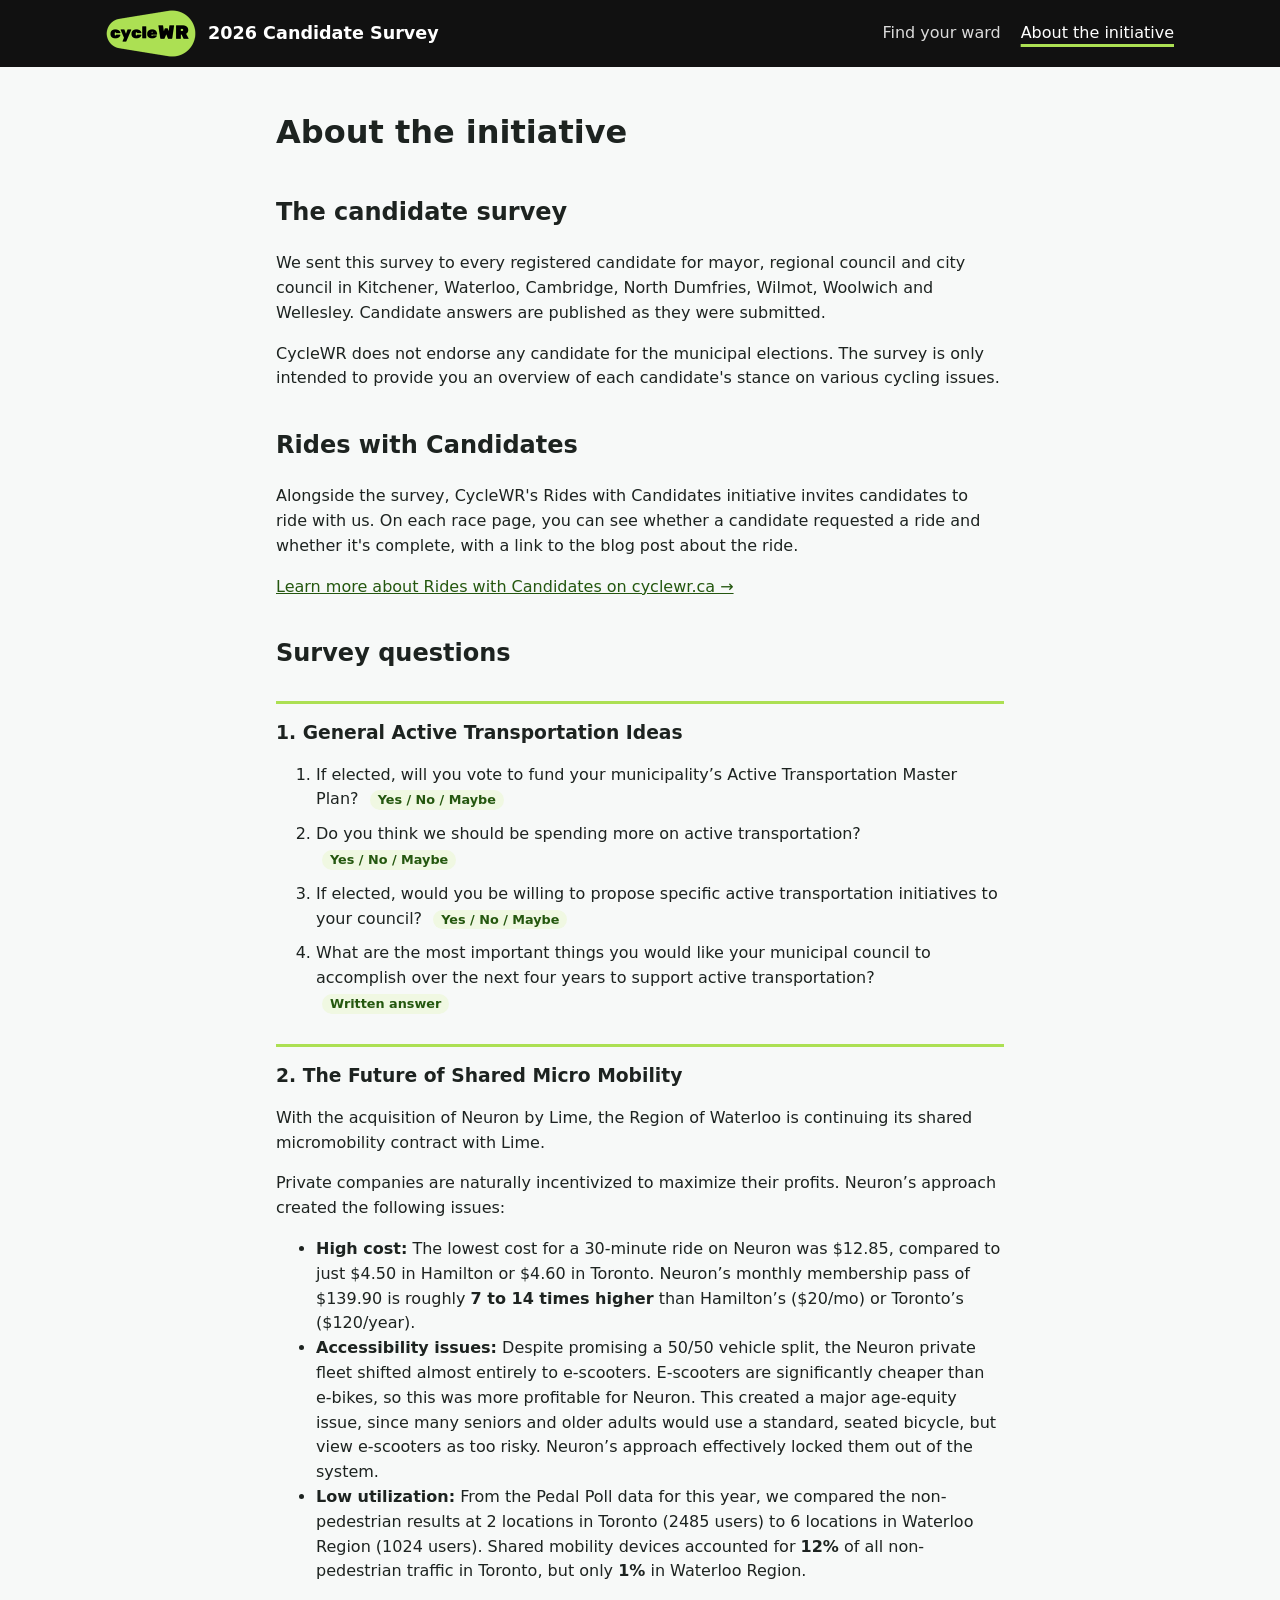
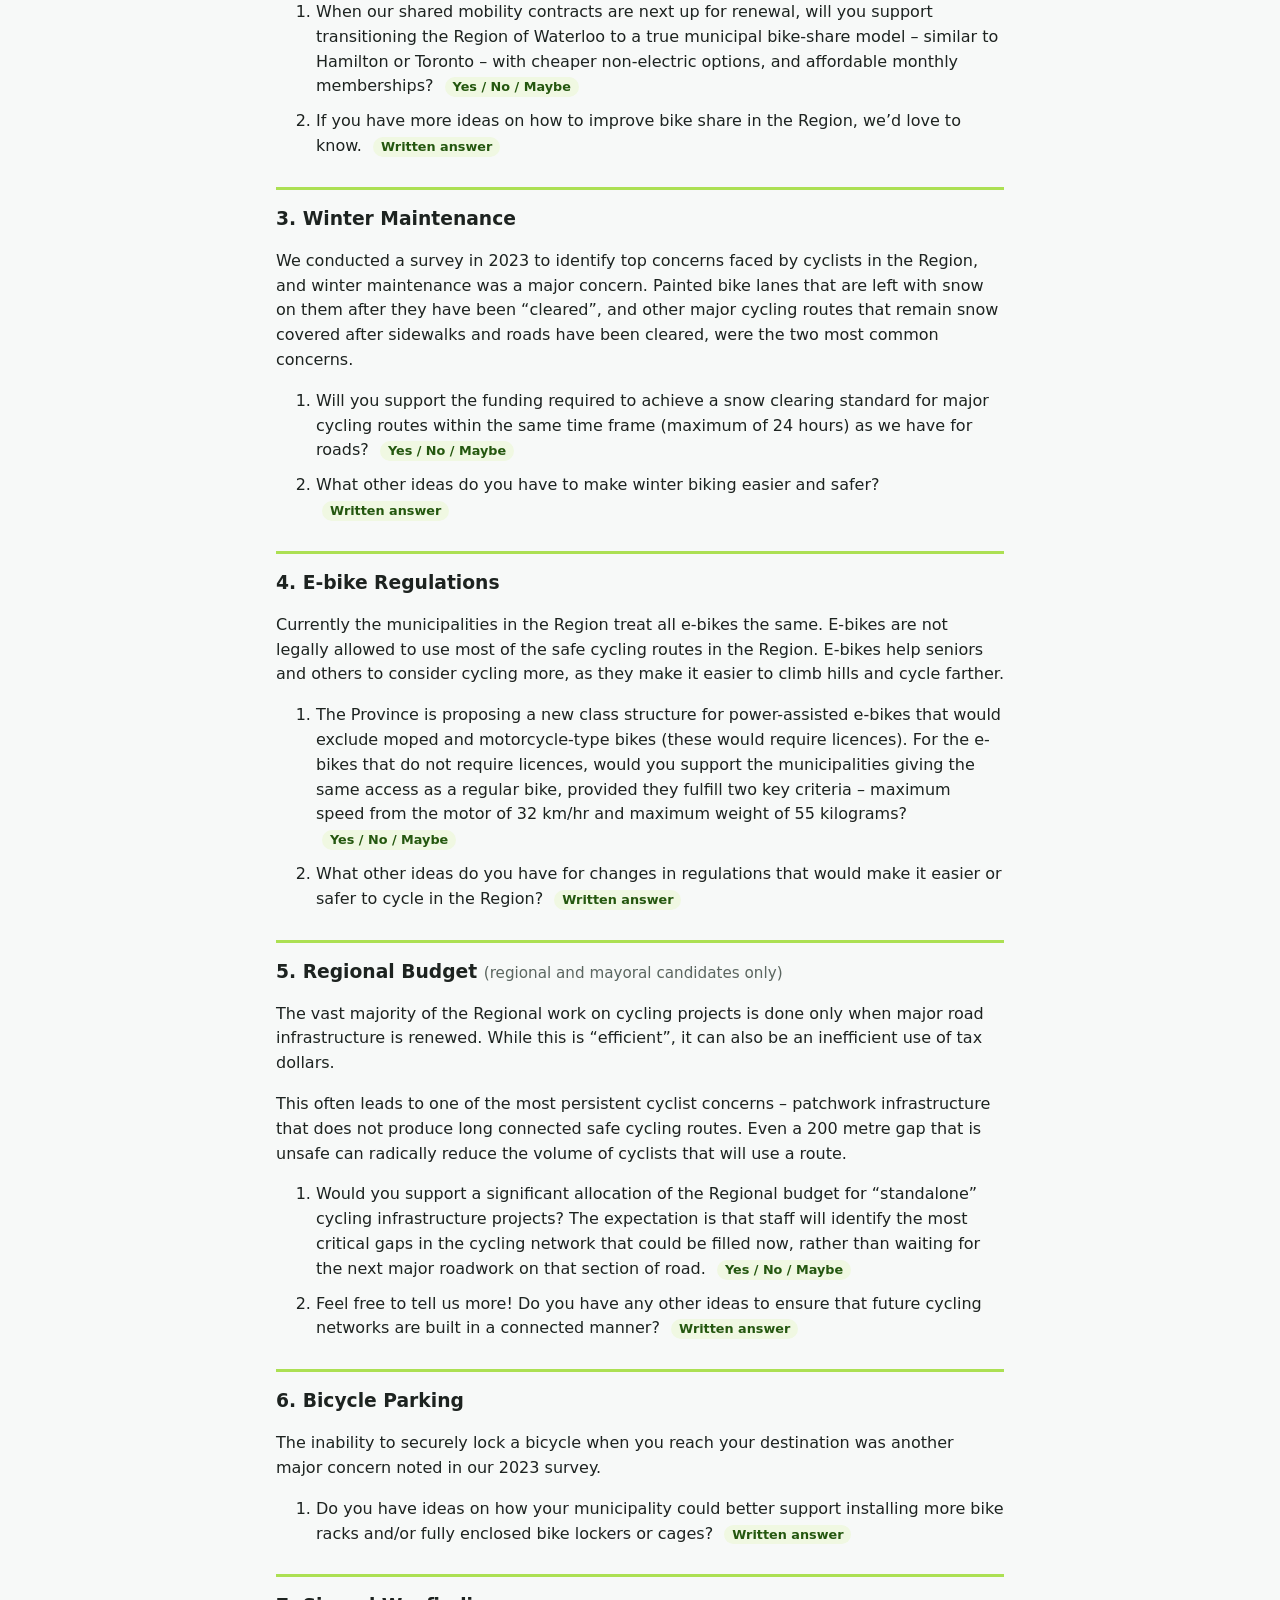
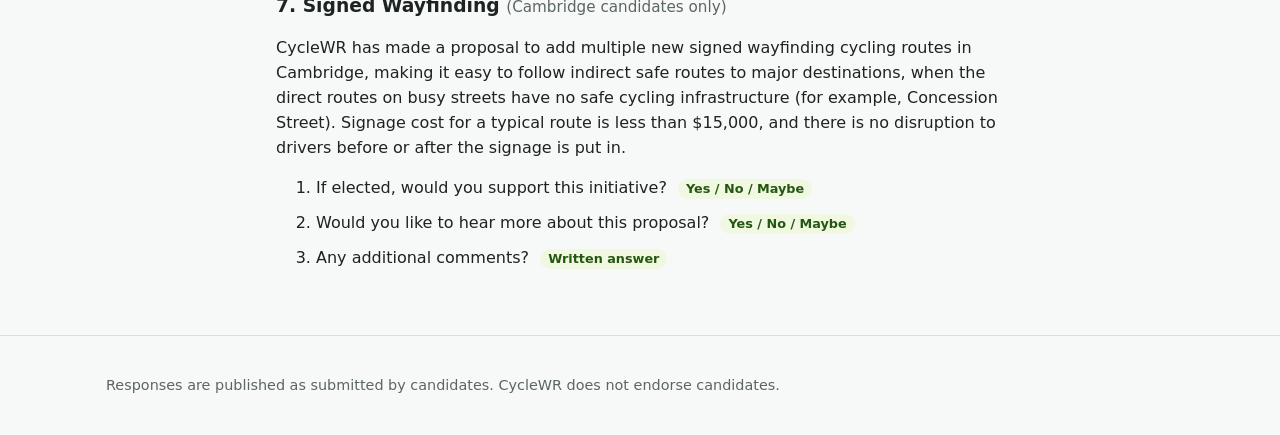
<file: about.html>
<!doctype html>
<html lang="en">
<head>
  <meta charset="utf-8">
  <meta name="viewport" content="width=device-width, initial-scale=1">
  <link rel="icon" href="assets/img/cyclewr-logo.png">
  <title>About the initiative · CycleWR 2026 Candidate Survey</title>
  <link rel="stylesheet" href="assets/css/style.css">
</head>
<body>
  <a class="skip-link" href="#main">Skip to content</a>
  <header class="site-header">
    <div class="wrap">
      <a class="brand" href="./"><img src="assets/img/cyclewr-logo.png" alt="CycleWR" width="90" height="47"><span class="brand-sub">2026 Candidate Survey</span></a>
      <nav aria-label="Main">
        <a href="./">Find your ward</a>
        <a href="about.html" aria-current="page">About the initiative</a>
      </nav>
    </div>
  </header>

  <main id="main" class="wrap prose">
    <h1>About the initiative</h1>

    <h2 id="survey">The candidate survey</h2>
    <p>We sent this survey to every registered candidate for mayor, regional council and city council in Kitchener, Waterloo, Cambridge, North Dumfries, Wilmot, Woolwich and Wellesley. Candidate answers are published as they were submitted.</p>
    <p>CycleWR does not endorse any candidate for the municipal elections. The survey is only intended to provide you an overview of each candidate's stance on various cycling issues.</p>
    <h2 id="rides">Rides with Candidates</h2>
    <p>Alongside the survey, CycleWR's Rides with Candidates initiative invites candidates to ride with us. On each race page, you can see whether a candidate requested a ride and whether it's complete, with a link to the blog post about the ride.</p>
    <p><a href="https://cyclewr.ca/ride-with-candidates/" rel="noopener" target="_blank">Learn more about Rides with Candidates on cyclewr.ca →</a></p>

    <h2 id="questions">Survey questions</h2>

    <section class="survey-section">
      <h3>1. General Active Transportation Ideas</h3>
      <ol>
        <li>If elected, will you vote to fund your municipality’s Active Transportation Master Plan? <span class="q-type">Yes / No / Maybe</span></li>
        <li>Do you think we should be spending more on active transportation? <span class="q-type">Yes / No / Maybe</span></li>
        <li>If elected, would you be willing to propose specific active transportation initiatives to your council? <span class="q-type">Yes / No / Maybe</span></li>
        <li>What are the most important things you would like your municipal council to accomplish over the next four years to support active transportation? <span class="q-type">Written answer</span></li>
      </ol>
    </section>

    <section class="survey-section">
      <h3>2. The Future of Shared Micro Mobility</h3>
      <p>With the acquisition of Neuron by Lime, the Region of Waterloo is continuing its shared micromobility contract with Lime.</p>
      <p>Private companies are naturally incentivized to maximize their profits. Neuron’s approach created the following issues:</p>
      <ul>
        <li><strong>High cost:</strong> The lowest cost for a 30-minute ride on Neuron was $12.85, compared to just $4.50 in Hamilton or $4.60 in Toronto. Neuron’s monthly membership pass of $139.90 is roughly <strong>7 to 14 times higher</strong> than Hamilton’s ($20/mo) or Toronto’s ($120/year).</li>
        <li><strong>Accessibility issues:</strong> Despite promising a 50/50 vehicle split, the Neuron private fleet shifted almost entirely to e-scooters. E-scooters are significantly cheaper than e-bikes, so this was more profitable for Neuron. This created a major age-equity issue, since many seniors and older adults would use a standard, seated bicycle, but view e-scooters as too risky. Neuron’s approach effectively locked them out of the system.</li>
        <li><strong>Low utilization:</strong> From the Pedal Poll data for this year, we compared the non-pedestrian results at 2 locations in Toronto (2485 users) to 6 locations in Waterloo Region (1024 users). Shared mobility devices accounted for <strong>12%</strong> of all non-pedestrian traffic in Toronto, but only <strong>1%</strong> in Waterloo Region.</li>
      </ul>
      <ol>
        <li>When our shared mobility contracts are next up for renewal, will you support transitioning the Region of Waterloo to a true municipal bike-share model – similar to Hamilton or Toronto – with cheaper non-electric options, and affordable monthly memberships? <span class="q-type">Yes / No / Maybe</span></li>
        <li>If you have more ideas on how to improve bike share in the Region, we’d love to know. <span class="q-type">Written answer</span></li>
      </ol>
    </section>

    <section class="survey-section">
      <h3>3. Winter Maintenance</h3>
      <p>We conducted a survey in 2023 to identify top concerns faced by cyclists in the Region, and winter maintenance was a major concern. Painted bike lanes that are left with snow on them after they have been “cleared”, and other major cycling routes that remain snow covered after sidewalks and roads have been cleared, were the two most common concerns.</p>
      <ol>
        <li>Will you support the funding required to achieve a snow clearing standard for major cycling routes within the same time frame (maximum of 24 hours) as we have for roads? <span class="q-type">Yes / No / Maybe</span></li>
        <li>What other ideas do you have to make winter biking easier and safer? <span class="q-type">Written answer</span></li>
      </ol>
    </section>

    <section class="survey-section">
      <h3>4. E-bike Regulations</h3>
      <p>Currently the municipalities in the Region treat all e-bikes the same. E-bikes are not legally allowed to use most of the safe cycling routes in the Region. E-bikes help seniors and others to consider cycling more, as they make it easier to climb hills and cycle farther.</p>
      <ol>
        <li>The Province is proposing a new class structure for power-assisted e-bikes that would exclude moped and motorcycle-type bikes (these would require licences). For the e-bikes that do not require licences, would you support the municipalities giving the same access as a regular bike, provided they fulfill two key criteria – maximum speed from the motor of 32 km/hr and maximum weight of 55 kilograms? <span class="q-type">Yes / No / Maybe</span></li>
        <li>What other ideas do you have for changes in regulations that would make it easier or safer to cycle in the Region? <span class="q-type">Written answer</span></li>
      </ol>
    </section>

    <section class="survey-section">
      <h3>5. Regional Budget <span class="q-audience">(regional and mayoral candidates only)</span></h3>
      <p>The vast majority of the Regional work on cycling projects is done only when major road infrastructure is renewed. While this is “efficient”, it can also be an inefficient use of tax dollars.</p>
      <p>This often leads to one of the most persistent cyclist concerns – patchwork infrastructure that does not produce long connected safe cycling routes. Even a 200 metre gap that is unsafe can radically reduce the volume of cyclists that will use a route.</p>
      <ol>
        <li>Would you support a significant allocation of the Regional budget for “standalone” cycling infrastructure projects? The expectation is that staff will identify the most critical gaps in the cycling network that could be filled now, rather than waiting for the next major roadwork on that section of road. <span class="q-type">Yes / No / Maybe</span></li>
        <li>Feel free to tell us more! Do you have any other ideas to ensure that future cycling networks are built in a connected manner? <span class="q-type">Written answer</span></li>
      </ol>
    </section>

    <section class="survey-section">
      <h3>6. Bicycle Parking</h3>
      <p>The inability to securely lock a bicycle when you reach your destination was another major concern noted in our 2023 survey.</p>
      <ol>
        <li>Do you have ideas on how your municipality could better support installing more bike racks and/or fully enclosed bike lockers or cages? <span class="q-type">Written answer</span></li>
      </ol>
    </section>

    <section class="survey-section">
      <h3>7. Signed Wayfinding <span class="q-audience">(Cambridge candidates only)</span></h3>
      <p>CycleWR has made a proposal to add multiple new signed wayfinding cycling routes in Cambridge, making it easy to follow indirect safe routes to major destinations, when the direct routes on busy streets have no safe cycling infrastructure (for example, Concession Street). Signage cost for a typical route is less than $15,000, and there is no disruption to drivers before or after the signage is put in.</p>
      <ol>
        <li>If elected, would you support this initiative? <span class="q-type">Yes / No / Maybe</span></li>
        <li>Would you like to hear more about this proposal? <span class="q-type">Yes / No / Maybe</span></li>
        <li>Any additional comments? <span class="q-type">Written answer</span></li>
      </ol>
    </section>
  </main>

  <footer class="site-footer">
    <div class="wrap">
      <p>Responses are published as submitted by candidates. CycleWR does not endorse candidates.</p>
    </div>
  </footer>

</body>
</html>
</file>
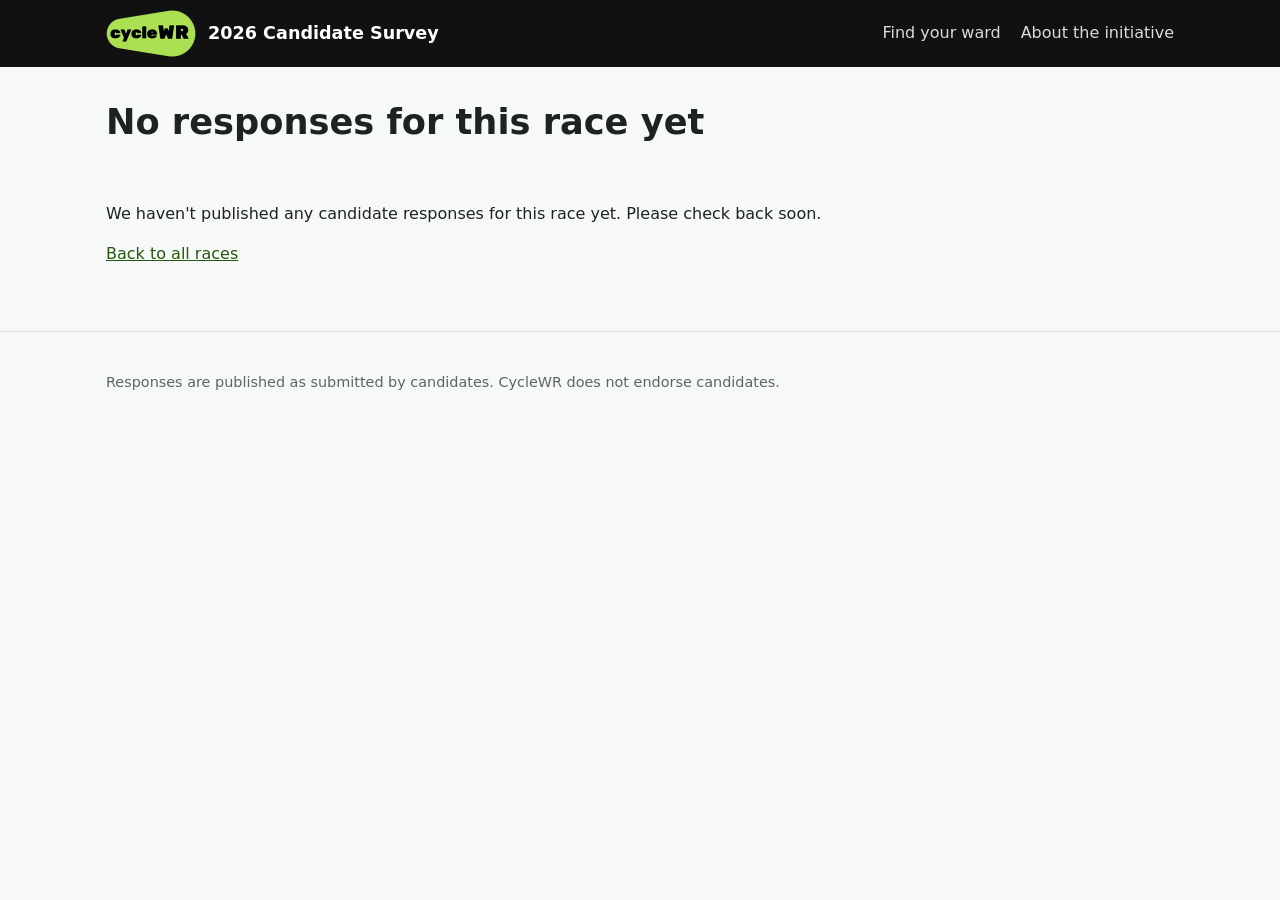
<file: race.html>
<!doctype html>
<html lang="en">
<head>
  <meta charset="utf-8">
  <meta name="viewport" content="width=device-width, initial-scale=1">
  <link rel="icon" href="assets/img/cyclewr-logo.png">
  <title>Candidate responses · CycleWR 2026 Candidate Survey</title>
  <link rel="stylesheet" href="assets/css/style.css">
</head>
<body>
  <a class="skip-link" href="#main">Skip to content</a>
  <header class="site-header">
    <div class="wrap">
      <a class="brand" href="./"><img src="assets/img/cyclewr-logo.png" alt="CycleWR" width="90" height="47"><span class="brand-sub">2026 Candidate Survey</span></a>
      <nav aria-label="Main">
        <a href="./">Find your ward</a>
        <a href="about.html">About the initiative</a>
      </nav>
    </div>
  </header>

  <main id="main" class="wrap race-page">
    <nav class="breadcrumb" aria-label="Breadcrumb" id="breadcrumb"></nav>
    <h1 id="race-title">Loading…</h1>
    <p id="race-summary" class="race-summary"></p>
    <div id="ballot" class="ballot"></div>

    <nav class="mode-toggle" aria-label="Browse responses">
      <span class="mode-label">Browse by:</span>
      <a class="mode" id="mode-candidate" href="#candidate">Candidate</a>
      <a class="mode" id="mode-topic" href="#topic">Topic</a>
    </nav>
    <div class="view-tabs" role="tablist" aria-label="Topics" id="tabs"></div>
    <section id="panel" class="panel" role="tabpanel" tabindex="-1"></section>
  </main>

  <footer class="site-footer">
    <div class="wrap">
      <p>Responses are published as submitted by candidates. CycleWR does not endorse candidates.</p>
    </div>
  </footer>

  <script type="module" src="assets/js/race.js"></script>
</body>
</html>
</file>
<file: assets/css/style.css>
:root {
  --lime: #ace053;      /* CycleWR brand */
  --black: #111;
  --green: #2f6f1a;     /* lime darkened for text/links on white (AA contrast) */
  --green-dark: #24570f;
  --green-tint: #f0f8e2;
  --ink: #1d2320;
  --muted: #5b6660;
  --line: #d9e0dc;
  --bg: #f7f9f8;
  --card: #fff;
  --yes: #1f7a4d;   --yes-bg: #dff1e6;
  --no: #a8322a;    --no-bg: #f8e1df;
  --unsure: #8a5a00; --unsure-bg: #fbeecb;
  --radius: 10px;
  font-family: system-ui, -apple-system, "Segoe UI", Roboto, sans-serif;
  color: var(--ink);
  line-height: 1.55;
}
* { box-sizing: border-box; }
[hidden] { display: none !important; }
body { margin: 0; background: var(--bg); }
a { color: var(--green-dark); }
.wrap { max-width: 1100px; margin: 0 auto; padding: 0 16px; }
.skip-link { position: absolute; left: -999px; }
.skip-link:focus { left: 8px; top: 8px; background: #fff; padding: 8px; z-index: 2000; }
.visually-hidden { position: absolute; width: 1px; height: 1px; overflow: hidden; clip: rect(0 0 0 0); }
.muted { color: var(--muted); font-style: italic; }

/* Header / footer */
.site-header { background: var(--black); color: #fff; }
.site-header .wrap { display: flex; flex-wrap: wrap; align-items: center; justify-content: space-between; gap: 8px 24px; padding-top: 10px; padding-bottom: 10px; }
.brand { display: flex; align-items: center; gap: 12px; color: #fff; text-decoration: none; }
.brand img { display: block; height: 47px; width: auto; }
.brand-sub { font-weight: 700; font-size: 1.1rem; }
.site-header nav { display: flex; gap: 20px; }
.site-header nav a { color: #fff; text-decoration: none; opacity: .85; }
.site-header nav a[aria-current="page"], .site-header nav a:hover { opacity: 1; text-decoration: underline; text-decoration-color: var(--lime); text-decoration-thickness: 3px; text-underline-offset: 6px; }
.site-footer { margin-top: 64px; padding: 24px 0; border-top: 1px solid var(--line); color: var(--muted); font-size: .9rem; }

/* Home */
.hero { background: var(--green-tint); border-top: 6px solid var(--lime); padding: 40px 0 32px; border-bottom: 1px solid var(--line); }
.hero h1 { font-size: clamp(1.7rem, 4vw, 2.6rem); line-height: 1.15; margin: 0 0 12px; }
.lede { font-size: 1.1rem; max-width: 60ch; margin: 0 0 12px; }
.lede-rides { max-width: 66ch; margin: 0 0 12px; }
.ride-row { display: flex; flex-wrap: wrap; align-items: center; gap: 6px 12px; }
.election-date { margin: 0; }
h2 { margin-top: 36px; }
#map { height: 520px; border-radius: var(--radius); border: 1px solid var(--line); background: #e9eeeb; }
.map-help { color: var(--muted); font-size: .92rem; margin: 0 0 8px; }
.map-help + #map { margin-top: 14px; }
.ward-finders { list-style: none; padding: 0; margin: 0 0 14px; display: flex; flex-wrap: wrap; gap: 6px 8px; font-size: .92rem; }
.ward-finders a { display: inline-block; padding: 4px 10px; border: 1px solid var(--line); background: var(--card); border-radius: 999px; text-decoration: none; }
.ward-finders a:hover, .ward-finders a:focus-visible { text-decoration: underline; }
.notice { background: var(--unsure-bg); color: var(--unsure); padding: 8px 12px; border-radius: 6px; margin-bottom: 12px; font-size: .92rem; }

.directory { display: grid; grid-template-columns: repeat(auto-fill, minmax(300px, 1fr)); gap: 16px; }
.muni-card { background: var(--card); border: 1px solid var(--line); border-radius: var(--radius); padding: 16px 18px; }
.muni-card h3 { margin: 0 0 8px; }
.race-links { list-style: none; padding: 0; margin: 0 0 8px; }
.race-links a { display: flex; justify-content: space-between; padding: 6px 0; border-bottom: 1px solid var(--line); text-decoration: none; }
.race-links a:hover { text-decoration: underline; }
.count { color: var(--muted); font-size: .85rem; font-variant-numeric: tabular-nums; }
.ward-label { margin: 12px 0 6px; font-size: .85rem; color: var(--muted); text-transform: uppercase; letter-spacing: .04em; }
.ward-grid { list-style: none; padding: 0; margin: 0; display: grid; grid-template-columns: repeat(auto-fill, minmax(78px, 1fr)); gap: 6px; }
.ward-grid a { display: block; text-align: center; padding: 6px 4px; border: 1px solid var(--line); border-radius: 6px; text-decoration: none; background: var(--bg); }
.ward-grid a:hover, .ward-grid a:focus { background: var(--black); color: var(--lime); border-color: var(--black); }

/* Race page */
.race-page { padding-top: 20px; }
.breadcrumb { font-size: .9rem; color: var(--muted); }
.race-page h1 { margin: 8px 0 4px; font-size: clamp(1.6rem, 3.5vw, 2.2rem); }
.race-summary { color: var(--muted); margin: 0 0 12px; }
.ballot { display: flex; flex-wrap: wrap; align-items: center; gap: 8px; margin-bottom: 24px; }
.ballot-label { font-size: .9rem; color: var(--muted); }
.pill { border: 1px solid var(--green); border-radius: 999px; padding: 3px 12px; font-size: .9rem; text-decoration: none; }
.pill:hover { background: var(--black); color: var(--lime); border-color: var(--black); }

.view-tabs { display: flex; gap: 4px; overflow-x: auto; border-bottom: 2px solid var(--line); scrollbar-width: thin; }
.tab { flex: none; padding: 10px 12px; font-size: .97rem; text-decoration: none; color: var(--muted); border-bottom: 3px solid transparent; margin-bottom: -2px; font-weight: 600; white-space: nowrap; }
.tab:hover { color: var(--ink); }
.tab.is-active { color: var(--black); border-bottom-color: var(--lime); }
.panel { outline: none; }
.topic-desc { color: var(--muted); margin-top: -8px; }

.question { background: var(--card); border: 1px solid var(--line); border-radius: var(--radius); padding: 18px 20px; margin: 18px 0; }
.question h3 { margin: 0 0 8px; font-size: 1.05rem; font-weight: 650; }
@media (max-width: 640px) { .question h3 { font-size: 1rem; font-weight: 600; } }
.tally { display: flex; gap: 6px; flex-wrap: wrap; margin: 0 0 8px; }
.answers { list-style: none; padding: 0; margin: 0; }
.answer { border-top: 1px solid var(--line); padding: 12px 0; display: grid; grid-template-columns: 200px 1fr; gap: 4px 16px; }
.answer .cand-name { font-weight: 700; grid-row: span 2; }
.answer .comment p:first-child { margin-top: 0; }
.answer .comment p:last-child { margin-bottom: 0; }
@media (max-width: 640px) { .answer { grid-template-columns: 1fr; } .answer .cand-name { grid-row: auto; } }

.chip { display: inline-block; width: fit-content; padding: 1px 10px; border-radius: 999px; font-size: .85rem; font-weight: 700; background: #eceff0; color: var(--ink); }
.chip-yes { background: var(--yes-bg); color: var(--yes); }
.chip-no { background: var(--no-bg); color: var(--no); }
.chip-unsure { background: var(--unsure-bg); color: var(--unsure); }

.nonresponders { background: var(--card); border: 1px dashed var(--line); border-radius: var(--radius); padding: 12px 16px; color: var(--muted); }

.cand-picker { display: flex; flex-wrap: wrap; gap: 8px; margin: 20px 0; }
.cand-pick { padding: 6px 14px; border: 1px solid var(--line); border-radius: 999px; background: var(--card); text-decoration: none; }
.cand-pick.is-selected { background: var(--black); color: var(--lime); border-color: var(--black); }
.cand-pick.no-response { color: var(--muted); background: transparent; border-style: dashed; cursor: default; }
.cand-card { background: var(--card); border: 1px solid var(--line); border-radius: var(--radius); padding: 4px 24px 16px; }
.cand-topic h3 { border-bottom: 3px solid var(--lime); padding-bottom: 4px; margin-top: 28px; }
.qa { margin-bottom: 18px; }
.qa .q { font-weight: 600; margin: 0 0 6px; }

.prose { max-width: 760px; padding-top: 20px; }
.survey-section { border-top: 3px solid var(--lime); margin-top: 28px; }
.survey-section h3 { margin: 14px 0 8px; }
.survey-section ol li { margin-bottom: 10px; }
.q-type { display: inline-block; margin-left: 6px; padding: 0 8px; border-radius: 999px; background: var(--green-tint); font-size: .8rem; font-weight: 600; color: var(--green-dark); white-space: nowrap; }
.q-audience { font-weight: 400; font-size: .95rem; color: var(--muted); }

:focus-visible { outline: 3px solid #f0b400; outline-offset: 2px; }

.mode-toggle { display: inline-flex; align-items: center; gap: 0; margin-bottom: 16px; }
.mode-label { font-size: .9rem; color: var(--muted); margin-right: 10px; }
.mode { padding: 6px 16px; border: 1px solid var(--black); color: var(--black); text-decoration: none; font-weight: 600; background: var(--card); }
.mode:first-of-type { border-radius: 999px 0 0 999px; }
.mode:last-of-type { border-radius: 0 999px 999px 0; border-left: 0; }
.mode.is-active { background: var(--black); color: var(--lime); }

/* Wider screens: topics as wrapping pills, since there are too many for one row of tabs. */
@media (min-width: 700px) {
  .view-tabs { flex-wrap: wrap; overflow: visible; gap: 8px; border-bottom: 0; }
  .tab { margin: 0; padding: 6px 14px; border: 1px solid var(--line); border-radius: 999px; background: var(--card); }
  .tab:hover { border-color: var(--black); }
  .tab.is-active { background: var(--black); color: var(--lime); border-color: var(--black); }
}

/* "All topics": separate each topic's block clearly. */
.all-topic + .all-topic { border-top: 3px solid var(--lime); margin-top: 32px; }
.tab-all { font-style: italic; }

/* Rides with Candidates */
.ride-box { border-left: 4px solid var(--line); background: var(--bg); border-radius: 6px; padding: 10px 14px; margin: 12px 0 20px; }
.ride-box.ride-complete { border-left-color: var(--lime); }
.ride-box.ride-requested { border-left-color: #e0b84d; }
.ride-title { margin: 0 0 6px; font-size: .8rem; font-weight: 700; text-transform: uppercase; letter-spacing: .04em; }
.ride-title a { color: var(--muted); }
.ride-summary p { margin: 8px 0; }
.ride-chip { display: inline-block; padding: 1px 10px; border-radius: 999px; font-size: .85rem; font-weight: 700; background: #eceff0; color: var(--muted); }
.ride-chip.ride-complete { background: var(--yes-bg); color: var(--yes); }
.ride-chip.ride-requested { background: var(--unsure-bg); color: var(--unsure); }
.ride-link { display: inline-block; font-weight: 600; }
.ride-box .ride-link { margin: 6px 0 0; display: block; }
</file>
